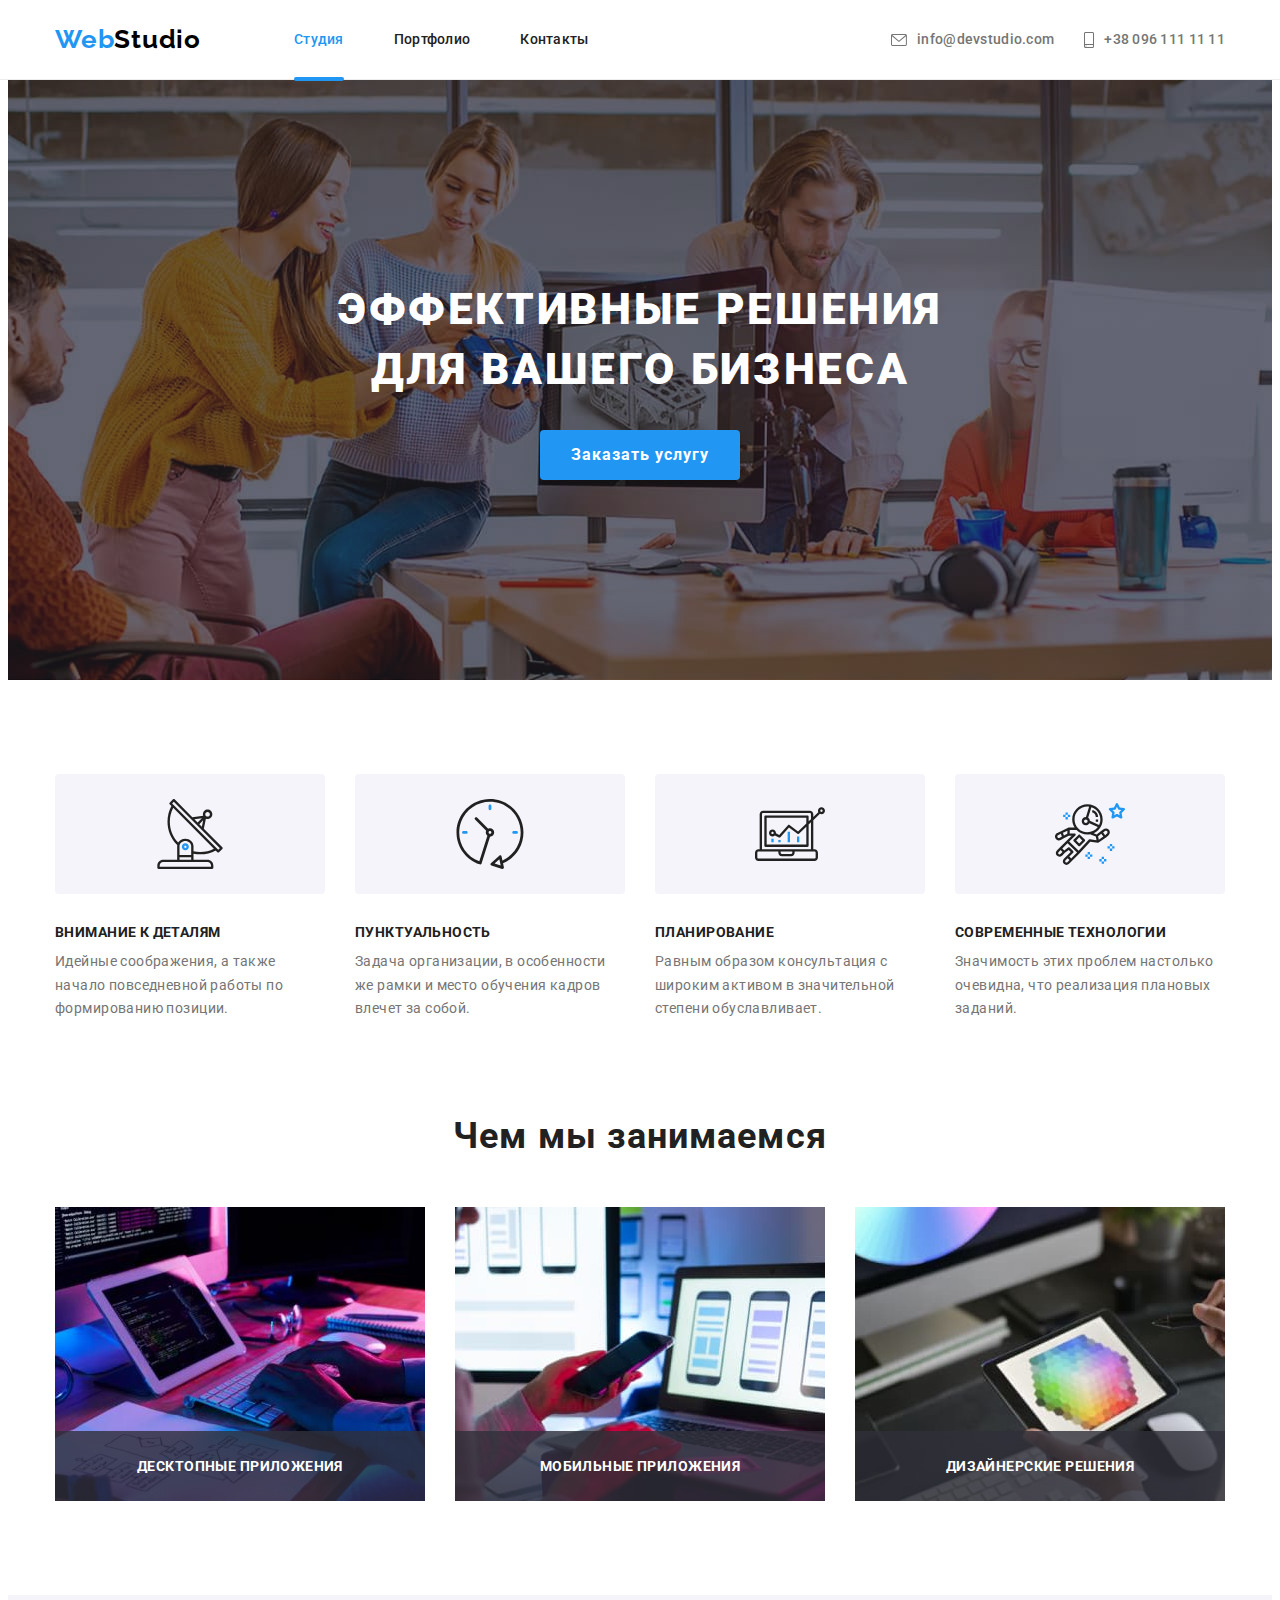
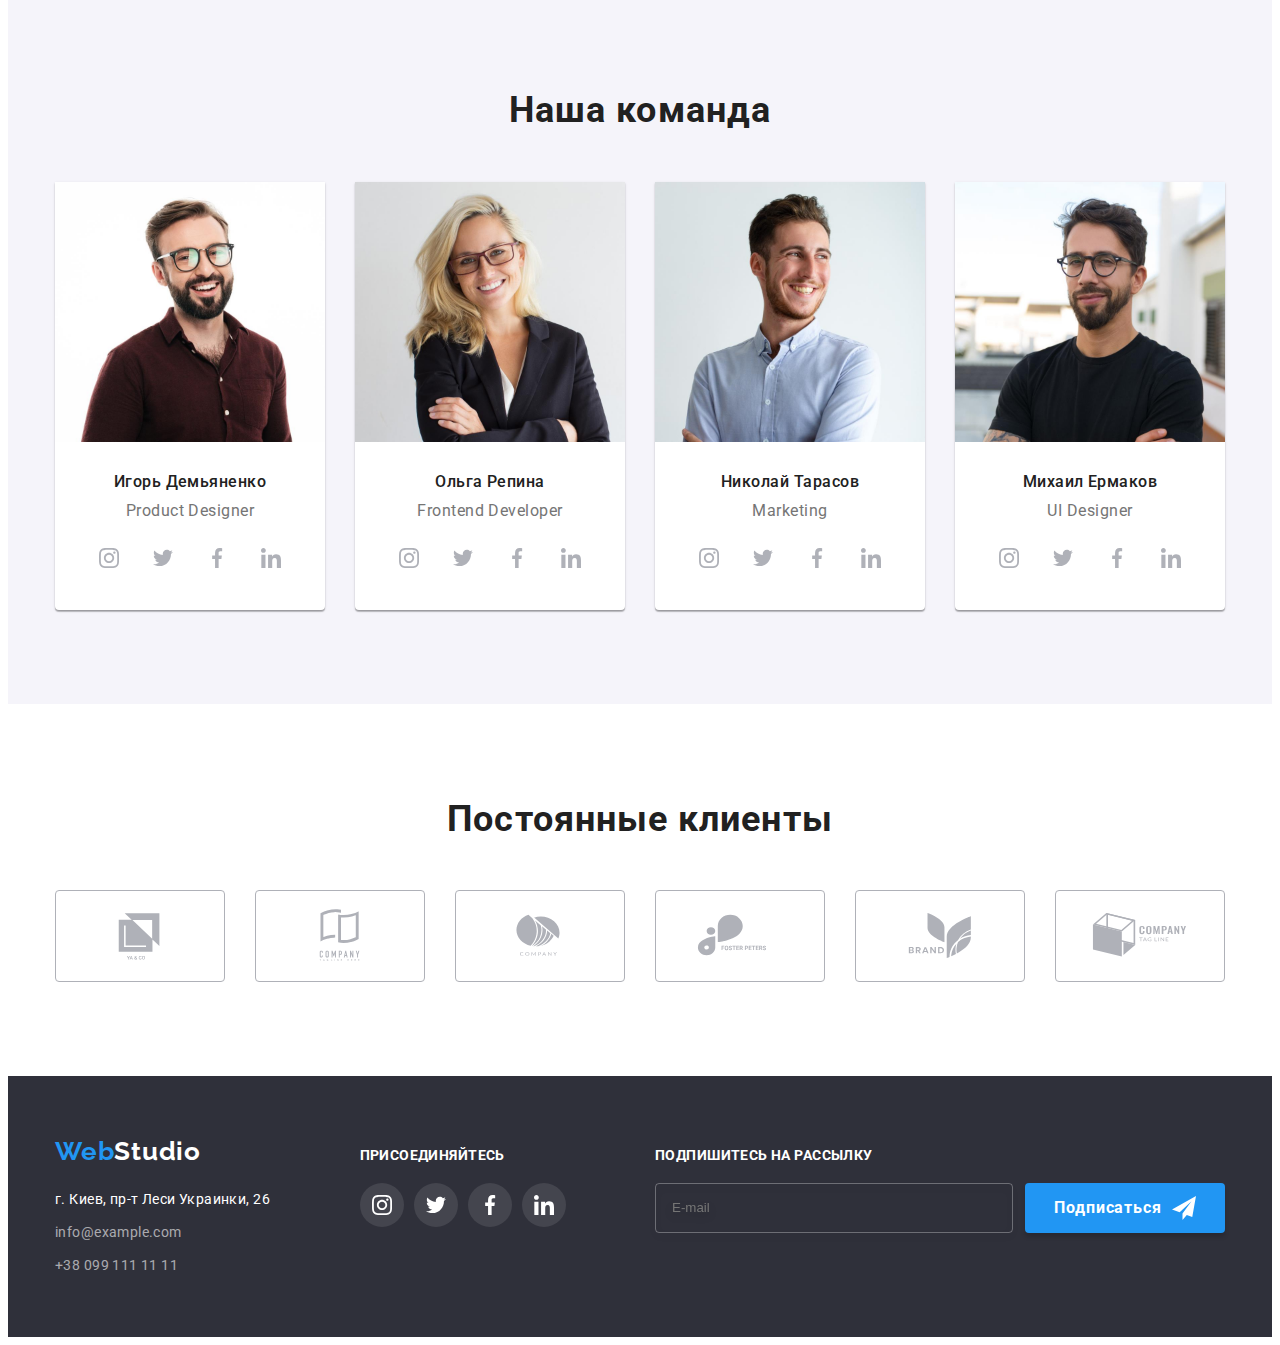
<file: index.html>
<!DOCTYPE html>
<html lang="ru">
  <head>
    <meta charset="UTF-8" />
    <meta http-equiv="X-UA-Compatible" content="IE=edge" />
    <meta name="viewport" content="width=device-width, initial-scale=1.0" />
    <title>Студия</title>
    <link
      rel="stylesheet"
      href="https://cdnjs.cloudflare.com/ajax/libs/modern-normalize/1.1.0/modern-normalize.min.css"
      integrity="sha512-wpPYUAdjBVSE4KJnH1VR1HeZfpl1ub8YT/NKx4PuQ5NmX2tKuGu6U/JRp5y+Y8XG2tV+wKQpNHVUX03MfMFn9Q=="
      crossorigin="anonymous"
      referrerpolicy="no-referrer"
    />
    <link rel="preconnect" href="https://fonts.googleapis.com" />
    <link rel="preconnect" href="https://fonts.gstatic.com" crossorigin />
    <link
      href="https://fonts.googleapis.com/css2?family=Raleway:wght@700&family=Roboto:wght@400;500;700;900&display=swap"
      rel="stylesheet"
    />
    <link rel="stylesheet" href="./css/main.min.css" />
  </head>
  <body>
    <header class="header">
      <div class="container header__container">
        <nav class="nav">
          <a href="./index.html" class="logo link header__logo">
            Web<span class="logo__text--dark">Studio</span>
          </a>
          <ul class="nav__list list">
            <li class="nav__item">
              <a href="./index.html" class="nav__link current link">Студия</a>
            </li>
            <li class="nav__item">
              <a href="./portfolio.html" class="nav__link link">Портфолио</a>
            </li>
            <li class="nav__item">
              <a href="" class="nav__link link">Контакты</a>
            </li>
          </ul>
        </nav>
        <ul class="contacts list">
          <li class="contacts__item">
            <a href="mailto:info@devstudio.com" class="contacts__link link">
              <svg class="contacts__icon--mail" width="16px" height="12px">
                <use href="./img/icon.svg#icon-envelope"></use>
              </svg>
              info@devstudio.com
            </a>
          </li>
          <li class="contacts-item">
            <a href="tel:+380961111111" class="contacts__link link">
              <svg class="contacts__icon--phone" width="10px" height="16px">
                <use href="./img/icon.svg#icon-phone"></use>
              </svg>
              +38 096 111 11 11
            </a>
          </li>
        </ul>
      </div>
    </header>
    <main>
      <section class="hero">
        <div class="hero__wrapper-text">
          <h1 class="hero__title">Эффективные решения для вашего бизнеса</h1>
          <button type="button" class="btn" data-modal-open>
            Заказать услугу
          </button>
        </div>
      </section>
      <section class="features section">
        <div class="container">
          <h2 class="visually-hidden">Наши преимущества</h2>
          <ul class="features__list list">
            <li class="features__item">
              <div class="features__bg-icon">
                <svg width="70px" height="70px">
                  <use href="./img/icon.svg#icon-antenna"></use>
                </svg>
              </div>
              <h3 class="features__title uppercase-text">Внимание к деталям</h3>
              <p class="features__text">
                Идейные соображения, а также начало повседневной работы по
                формированию позиции.
              </p>
            </li>
            <li class="features__item">
              <div class="features__bg-icon">
                <svg width="70px" height="70px">
                  <use href="./img/icon.svg#icon-clock"></use>
                </svg>
              </div>
              <h3 class="features__title uppercase-text">Пунктуальность</h3>
              <p class="features__text">
                Задача организации, в особенности же рамки и место обучения
                кадров влечет за собой.
              </p>
            </li>
            <li class="features__item">
              <div class="features__bg-icon">
                <svg width="70px" height="70px">
                  <use href="./img/icon.svg#icon-diagram"></use>
                </svg>
              </div>
              <h3 class="features__title uppercase-text">Планирование</h3>
              <p class="features__text">
                Равным образом консультация с широким активом в значительной
                степени обуславливает.
              </p>
            </li>
            <li class="features__item">
              <div class="features__bg-icon">
                <svg width="70px" height="70px">
                  <use href="./img/icon.svg#icon-astronaut"></use>
                </svg>
              </div>
              <h3 class="features__title uppercase-text">
                Современные технологии
              </h3>
              <p class="features__text">
                Значимость этих проблем настолько очевидна, что реализация
                плановых заданий.
              </p>
            </li>
          </ul>
        </div>
      </section>
      <section class="occupation section">
        <div class="container">
          <h2 class="section-title">Чем мы занимаемся</h2>
          <ul class="occupation__list list">
            <li class="occupation__item">
              <img
                src="./img/doing-1.jpg"
                alt="человек пишет код"
                width="370"
                height="294"
              />
              <div class="occupation__desc">
                <p class="occupation__text uppercase-text">
                  Десктопные приложения
                </p>
              </div>
            </li>
            <li class="occupation__item">
              <img
                src="./img/doing-2.jpg"
                alt="человек разрабатывает продукт"
                width="370"
                height="294"
              />
              <div class="occupation__desc">
                <p class="occupation__text uppercase-text">
                  Мобильные приложения
                </p>
              </div>
            </li>
            <li class="occupation__item">
              <img
                src="./img/doing-3.jpg"
                alt="человек рисует на планшете"
                width="370"
                height="294"
              />
              <div class="occupation__desc">
                <p class="occupation__text uppercase-text">
                  Дизайнерские решения
                </p>
              </div>
            </li>
          </ul>
        </div>
      </section>
      <section class="team section">
        <div class="container">
          <h2 class="section-title">Наша команда</h2>
          <ul class="team__list list">
            <li class="team__item">
              <img
                src="./img/team-1.jpg"
                alt="Игорь Демьяненко"
                width="270"
                height="260"
              />
              <div class="team__desc">
                <h3 class="team__title">Игорь Демьяненко</h3>
                <p lang="en" class="team__text">Product Designer</p>
                <ul class="team__social-list social-list list">
                  <li class="social-list__item">
                    <a
                      href=""
                      target="_blank"
                      rel="noreferrer noopener"
                      class="social-list__link link team__social-link"
                    >
                      <svg class="team__icon" width="20px" height="20px">
                        <use href="./img/icon.svg#icon-instagram"></use>
                      </svg>
                    </a>
                  </li>
                  <li class="social-list__item">
                    <a
                      href=""
                      target="_blank"
                      rel="noreferrer noopener"
                      class="social-list__link link team__social-link"
                    >
                      <svg class="team__icon" width="20px" height="20px">
                        <use href="./img/icon.svg#icon-twitter"></use>
                      </svg>
                    </a>
                  </li>
                  <li class="social-list__item">
                    <a
                      href=""
                      target="_blank"
                      rel="noreferrer noopener"
                      class="social-list__link link team__social-link"
                    >
                      <svg class="team__icon" width="20px" height="20px">
                        <use href="./img/icon.svg#icon-facebook"></use>
                      </svg>
                    </a>
                  </li>
                  <li class="social-list__item">
                    <a
                      href=""
                      target="_blank"
                      rel="noreferrer noopener"
                      class="social-list__link link team__social-link"
                    >
                      <svg class="team__icon" width="20px" height="20px">
                        <use href="./img/icon.svg#icon-linkedin"></use>
                      </svg>
                    </a>
                  </li>
                </ul>
              </div>
            </li>
            <li class="team__item">
              <img
                src="./img/team-2.jpg"
                alt="Ольга Репина"
                width="270"
                height="260"
              />
              <div class="team__desc">
                <h3 class="team__title">Ольга Репина</h3>
                <p lang="en" class="team__text">Frontend Developer</p>
                <ul class="team__social-list social-list list">
                  <li class="social-list__item">
                    <a
                      href=""
                      target="_blank"
                      rel="noreferrer noopener"
                      class="social-list__link link team__social-link"
                    >
                      <svg class="team__icon" width="20px" height="20px">
                        <use href="./img/icon.svg#icon-instagram"></use>
                      </svg>
                    </a>
                  </li>
                  <li class="social-list__item">
                    <a
                      href=""
                      target="_blank"
                      rel="noreferrer noopener"
                      class="social-list__link link team__social-link"
                    >
                      <svg class="team__icon" width="20px" height="20px">
                        <use href="./img/icon.svg#icon-twitter"></use>
                      </svg>
                    </a>
                  </li>
                  <li class="social-list__item">
                    <a
                      href=""
                      target="_blank"
                      rel="noreferrer noopener"
                      class="social-list__link link team__social-link"
                    >
                      <svg class="team__icon" width="20px" height="20px">
                        <use href="./img/icon.svg#icon-facebook"></use>
                      </svg>
                    </a>
                  </li>
                  <li class="social-list__item">
                    <a
                      href=""
                      target="_blank"
                      rel="noreferrer noopener"
                      class="social-list__link link team__social-link"
                    >
                      <svg class="team__icon" width="20px" height="20px">
                        <use href="./img/icon.svg#icon-linkedin"></use>
                      </svg>
                    </a>
                  </li>
                </ul>
              </div>
            </li>
            <li class="team__item">
              <img
                src="./img/team-3.jpg"
                alt="Николай Тарасов"
                width="270"
                height="260"
              />
              <div class="team__desc">
                <h3 class="team__title">Николай Тарасов</h3>
                <p lang="en" class="team__text">Marketing</p>
                <ul class="team__social-list social-list list">
                  <li class="social-list__item">
                    <a
                      href=""
                      target="_blank"
                      rel="noreferrer noopener"
                      class="social-list__link link team__social-link"
                    >
                      <svg class="team__icon" width="20px" height="20px">
                        <use href="./img/icon.svg#icon-instagram"></use>
                      </svg>
                    </a>
                  </li>
                  <li class="social-list__item">
                    <a
                      href=""
                      target="_blank"
                      rel="noreferrer noopener"
                      class="social-list__link link team__social-link"
                    >
                      <svg class="team__icon" width="20px" height="20px">
                        <use href="./img/icon.svg#icon-twitter"></use>
                      </svg>
                    </a>
                  </li>
                  <li class="social-list__item">
                    <a
                      href=""
                      target="_blank"
                      rel="noreferrer noopener"
                      class="social-list__link link team__social-link"
                    >
                      <svg class="team__icon" width="20px" height="20px">
                        <use href="./img/icon.svg#icon-facebook"></use>
                      </svg>
                    </a>
                  </li>
                  <li class="social-list__item">
                    <a
                      href=""
                      target="_blank"
                      rel="noreferrer noopener"
                      class="social-list__link link team__social-link"
                    >
                      <svg class="team__icon" width="20px" height="20px">
                        <use href="./img/icon.svg#icon-linkedin"></use>
                      </svg>
                    </a>
                  </li>
                </ul>
              </div>
            </li>
            <li class="team__item">
              <img
                src="./img/team-4.jpg"
                alt="Михаил Ермаков"
                width="270"
                height="260"
              />
              <div class="team__desc">
                <h3 class="team__title">Михаил Ермаков</h3>
                <p lang="en" class="team__text">UI Designer</p>
                <ul class="team__social-list social-list list">
                  <li class="social-list__item">
                    <a
                      href=""
                      target="_blank"
                      rel="noreferrer noopener"
                      class="social-list__link link team__social-link"
                    >
                      <svg class="team__icon" width="20px" height="20px">
                        <use href="./img/icon.svg#icon-instagram"></use>
                      </svg>
                    </a>
                  </li>
                  <li class="social-list__item">
                    <a
                      href=""
                      target="_blank"
                      rel="noreferrer noopener"
                      class="social-list__link link team__social-link"
                    >
                      <svg class="team__icon" width="20px" height="20px">
                        <use href="./img/icon.svg#icon-twitter"></use>
                      </svg>
                    </a>
                  </li>
                  <li class="social-list__item">
                    <a
                      href=""
                      target="_blank"
                      rel="noreferrer noopener"
                      class="social-list__link link team__social-link"
                    >
                      <svg class="team__icon" width="20px" height="20px">
                        <use href="./img/icon.svg#icon-facebook"></use>
                      </svg>
                    </a>
                  </li>
                  <li class="social-list__item">
                    <a
                      href=""
                      target="_blank"
                      rel="noreferrer noopener"
                      class="social-list__link link team__social-link"
                    >
                      <svg class="team__icon" width="20px" height="20px">
                        <use href="./img/icon.svg#icon-linkedin"></use>
                      </svg>
                    </a>
                  </li>
                </ul>
              </div>
            </li>
          </ul>
        </div>
      </section>
      <section class="clients section">
        <div class="container">
          <h2 class="section-title">Постоянные клиенты</h2>
          <ul class="clients__list list">
            <li class="clients__item">
              <a
                href=""
                target="_blank"
                rel="noreferrer noopener"
                class="clients__link link"
              >
                <svg class="clients__icon" width="106px" height="60px">
                  <use href="./img/icon.svg#icon-clients-logo-first"></use>
                </svg>
              </a>
            </li>
            <li class="clients__item">
              <a
                href=""
                target="_blank"
                rel="noreferrer noopener"
                class="clients__link link"
              >
                <svg class="clients__icon" width="106px" height="60px">
                  <use href="./img/icon.svg#icon-clients-logo-second"></use>
                </svg>
              </a>
            </li>
            <li class="clients__item">
              <a
                href=""
                target="_blank"
                rel="noreferrer noopener"
                class="clients__link link"
              >
                <svg class="clients__icon" width="106px" height="60px">
                  <use href="./img/icon.svg#icon-clients-logo-third"></use>
                </svg>
              </a>
            </li>
            <li class="clients__item">
              <a
                href=""
                target="_blank"
                rel="noreferrer noopener"
                class="clients__link link"
              >
                <svg class="clients__icon" width="106px" height="60px">
                  <use href="./img/icon.svg#icon-clients-logo-fourth"></use>
                </svg>
              </a>
            </li>
            <li class="clients__item">
              <a
                href=""
                target="_blank"
                rel="noreferrer noopener"
                class="clients__link link"
              >
                <svg class="clients__icon" width="106px" height="60px">
                  <use href="./img/icon.svg#icon-clients-logo-fifth"></use>
                </svg>
              </a>
            </li>
            <li class="clients__item">
              <a
                href=""
                target="_blank"
                rel="noreferrer noopener"
                class="clients__link link"
              >
                <svg class="clients__icon" width="106px" height="60px">
                  <use href="./img/icon.svg#icon-clients-logo-sixth"></use>
                </svg>
              </a>
            </li>
          </ul>
        </div>
      </section>
    </main>
    <footer class="footer">
      <div class="container footer__container">
        <div class="footer__left-side">
          <a href="./index.html" class="logo footer__logo link">
            Web<span class="logo__text--light">Studio</span>
          </a>
          <address class="address">
            <ul class="address__list list">
              <li class="address__item">
                <a
                  href="https://goo.gl/maps/Y2jGbLonfC9cpmkF8"
                  target="_blank"
                  rel="noreferrer noopener"
                  class="address__location link"
                >
                  г. Киев, пр-т Леси Украинки, 26
                </a>
              </li>
              <li class="address__item">
                <a
                  href="mailto:info@example.com"
                  class="address__contacts link"
                >
                  info@example.com
                </a>
              </li>
              <li class="address__item">
                <a href="tel:+380991111111" class="address__contacts link">
                  +38 099 111 11 11
                </a>
              </li>
            </ul>
          </address>
        </div>
        <div class="footer__center">
          <p class="footer__text uppercase-text">присоединяйтесь</p>
          <ul class="social-list list">
            <li class="social-list__item">
              <a
                href=""
                target="_blank"
                rel="noreferrer noopener"
                class="social-list__link footer__social-link link"
              >
                <svg class="footer__icon" width="20px" height="20px">
                  <use href="./img/icon.svg#icon-instagram"></use>
                </svg>
              </a>
            </li>
            <li class="social-list__item">
              <a
                href=""
                target="_blank"
                rel="noreferrer noopener"
                class="social-list__link footer__social-link link"
              >
                <svg class="footer__icon" width="20px" height="20px">
                  <use href="./img/icon.svg#icon-twitter"></use>
                </svg>
              </a>
            </li>
            <li class="social-list__item">
              <a
                href=""
                target="_blank"
                rel="noreferrer noopener"
                class="social-list__link footer__social-link link"
              >
                <svg class="footer__icon" width="20px" height="20px">
                  <use href="./img/icon.svg#icon-facebook"></use>
                </svg>
              </a>
            </li>
            <li class="social-list__item">
              <a
                href=""
                target="_blank"
                rel="noreferrer noopener"
                class="social-list__link footer__social-link link"
              >
                <svg class="footer__icon" width="20px" height="20px">
                  <use href="./img/icon.svg#icon-linkedin"></use>
                </svg>
              </a>
            </li>
          </ul>
        </div>
        <form class="footer__form">
          <p class="footer__text uppercase-text">Подпишитесь на рассылку</p>
          <div class="footer__wrapper">
            <input
              class="footer__email"
              type="email"
              name="user-email"
              placeholder="E-mail"
            />
            <button class="btn footer__btn" type="submit">
              Подписаться
              <svg class="footer__form-icon" width="24px" height="24px">
                <use href="./img/icon.svg#icon-send"></use>
              </svg>
            </button>
          </div>
        </form>
      </div>
    </footer>
    <div class="backdrop is-hidden" data-modal>
      <div class="modal">
        <button class="modal__btn--close" data-modal-close>
          <svg class="modal__icon--close" width="18px" height="18px">
            <use href="./img/icon.svg#icon-close"></use>
          </svg>
        </button>
        <form class="modal__form">
          <p class="modal__text">Оставьте свои данные, мы вам перезвоним</p>
          <label class="modal__field">
            Имя
            <span class="modal__wrapper">
              <input
                class="modal__input modal__input--common"
                type="text"
                name="user-name"
                required
                minlength="2"
                pattern="[A-Za-zА-Яа-яЁёІіЇїЄє]+"
                title="Имя должно содержать только символы кириллицы или латиницы"
              />
              <svg class="modal__icon">
                <use href="./img/icon.svg#icon-modal-name"></use>
              </svg>
            </span>
          </label>
          <label class="modal__field">
            Телефон
            <span class="modal__wrapper">
              <input
                class="modal__input modal__input--common"
                type="tel"
                name="user-tel"
                required
                title="095-123-45-67"
                pattern="[0-9]{3}-[0-9]{3}-[0-9]{2}-[0-9]{2}"
              />
              <svg class="modal__icon">
                <use href="./img/icon.svg#icon-modal-tel"></use>
              </svg>
            </span>
          </label>
          <label class="modal__field">
            Почта
            <span class="modal__wrapper">
              <input
                class="modal__input modal__input--common"
                type="email"
                name="user-email"
                required
              />
              <svg class="modal__icon">
                <use href="./img/icon.svg#icon-modal-email"></use>
              </svg>
            </span>
          </label>
          <label class="modal__field">
            Комментарий
            <textarea
              class="modal__message modal__input--common"
              name="user-message"
              placeholder="Введите текст"
            ></textarea>
          </label>
          <input
            class="modal__checkbox visually-hidden"
            type="checkbox"
            id="accept-policy"
          />
          <label class="modal__checkbox-label" for="accept-policy">
            Соглашаюсь с рассылкой и принимаю&nbsp;
            <a class="modal__policy" href="">Условия договора</a>
          </label>
          <button class="btn modal__btn" type="submit">Отправить</button>
        </form>
      </div>
    </div>
    <script src="./js/modal.js"></script>
  </body>
</html>
</file>
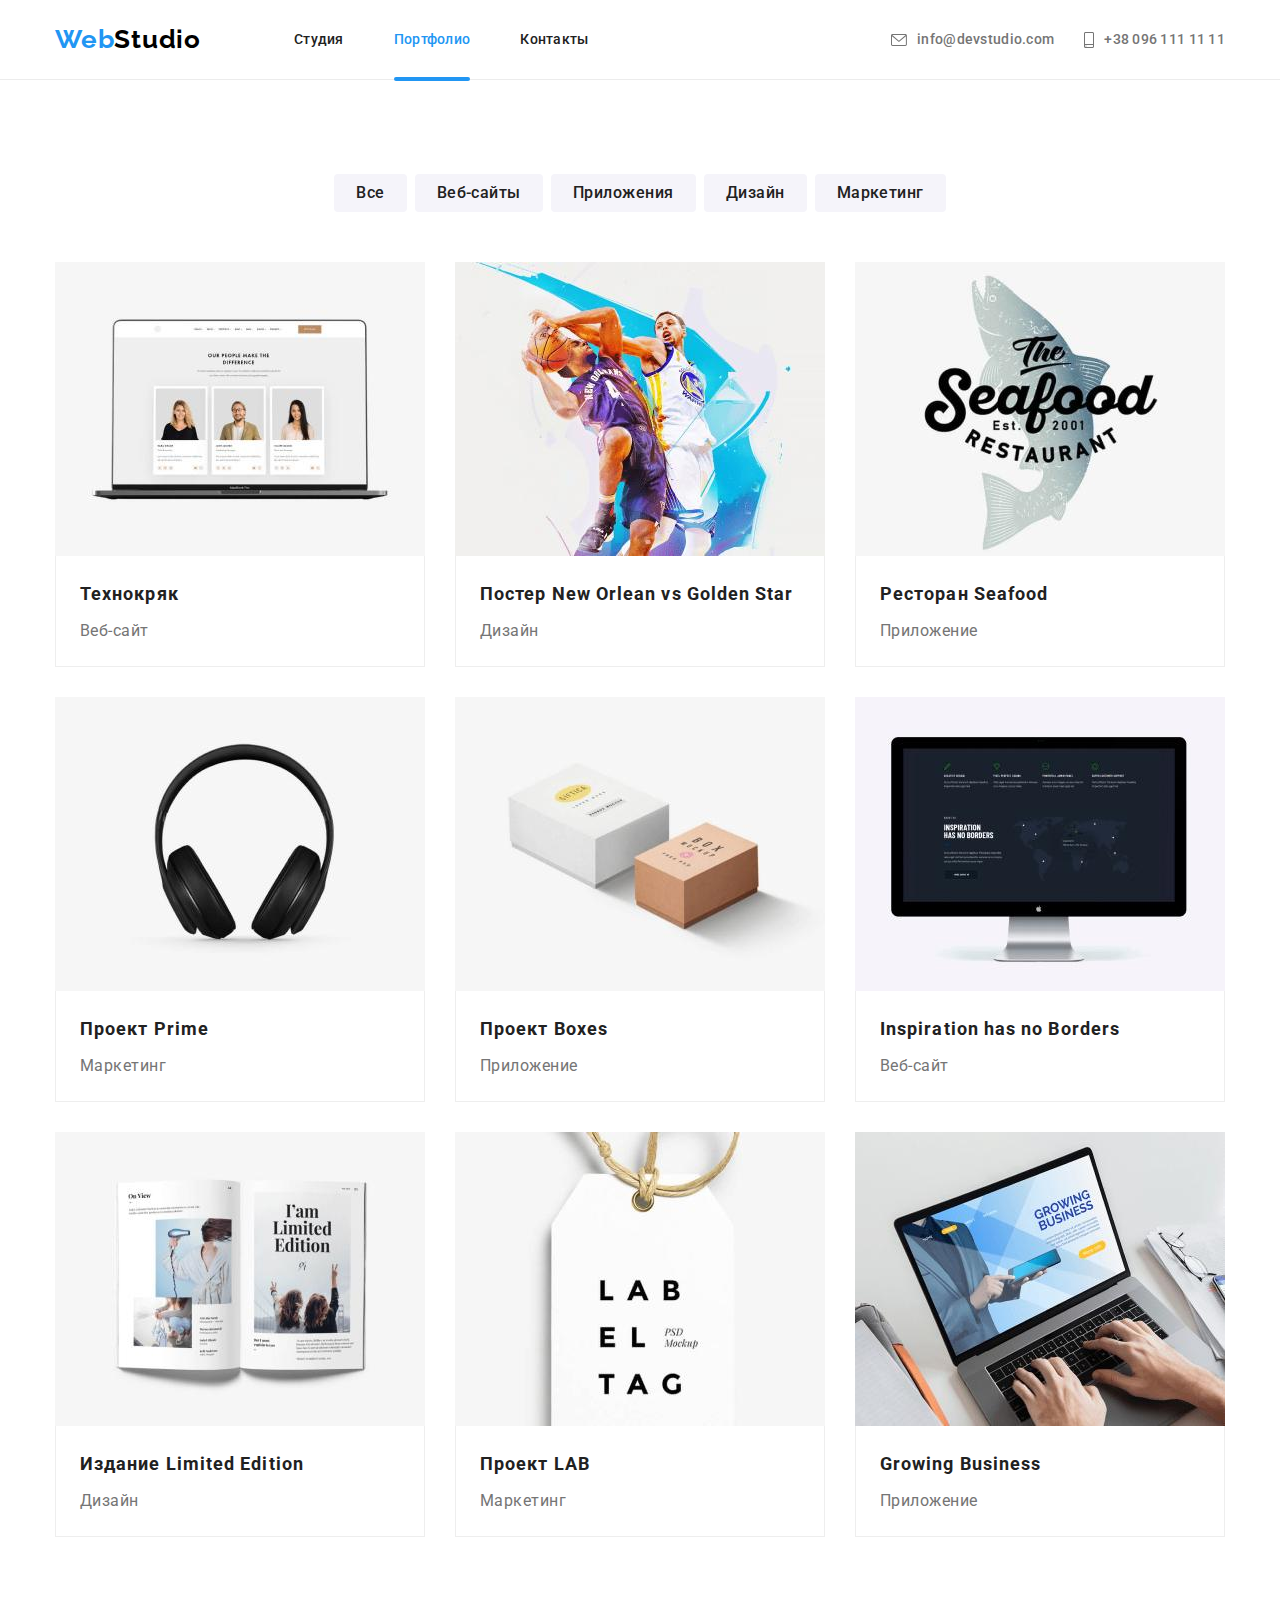
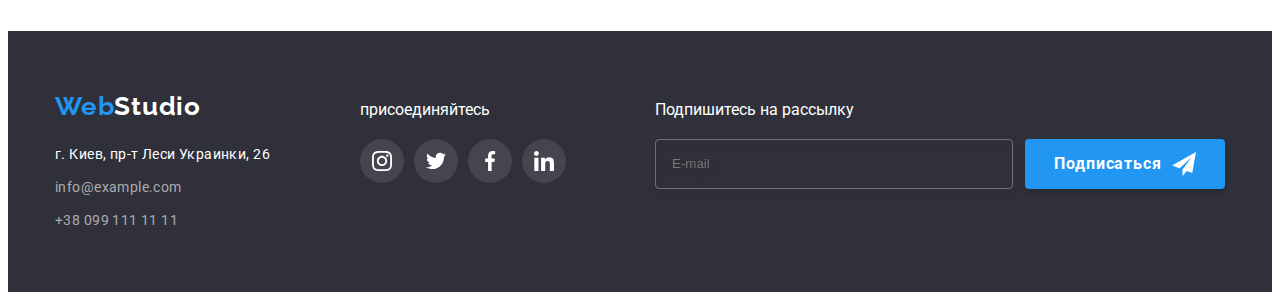
<file: portfolio.html>
<!DOCTYPE html>
<html lang="ru">
  <head>
    <meta charset="UTF-8" />
    <meta http-equiv="X-UA-Compatible" content="IE=edge" />
    <meta name="viewport" content="width=device-width, initial-scale=1.0" />
    <title>Портфолио</title>
    <link
      rel="stylesheet"
      href="https://cdnjs.cloudflare.com/ajax/libs/modern-normalize/1.1.0/modern-normalize.min.css"
      integrity="sha512-wpPYUAdjBVSE4KJnH1VR1HeZfpl1ub8YT/NKx4PuQ5NmX2tKuGu6U/JRp5y+Y8XG2tV+wKQpNHVUX03MfMFn9Q=="
      crossorigin="anonymous"
      referrerpolicy="no-referrer"
    />
    <link rel="preconnect" href="https://fonts.googleapis.com" />
    <link rel="preconnect" href="https://fonts.gstatic.com" crossorigin />
    <link
      href="https://fonts.googleapis.com/css2?family=Raleway:wght@700&family=Roboto:wght@400;500;700;900&display=swap"
      rel="stylesheet"
    />
    <link rel="stylesheet" href="./css/main.min.css" />
  </head>
  <body>
    <header class="header">
      <div class="container header__container">
        <nav class="nav">
          <a href="./index.html" class="logo link header__logo"
            >Web<span class="logo__text--dark">Studio</span>
          </a>
          <ul class="nav__list list">
            <li class="nav__item">
              <a href="./index.html" class="nav__link link"> Студия </a>
            </li>
            <li class="nav__item">
              <a href="./portfolio.html" class="nav__link current link">
                Портфолио
              </a>
            </li>
            <li class="nav__item">
              <a href="" class="nav__link link">Контакты</a>
            </li>
          </ul>
        </nav>
        <ul class="contacts list">
          <li class="contacts__item">
            <a href="mailto:info@devstudio.com" class="contacts__link link">
              <svg class="contacts__icon--mail" width="16px" height="12px">
                <use href="./img/icon.svg#icon-envelope"></use>
              </svg>
              info@devstudio.com
            </a>
          </li>
          <li class="contacts-item">
            <a href="tel:+380961111111" class="contacts__link link">
              <svg class="contacts__icon--phone" width="10px" height="16px">
                <use href="./img/icon.svg#icon-phone"></use>
              </svg>
              +38 096 111 11 11
            </a>
          </li>
        </ul>
      </div>
    </header>
    <main>
      <section class="works">
        <div class="container">
          <h1 class="visually-hidden">Our works</h1>
          <ul class="filter-list list">
            <li class="filter-list__item">
              <button type="button" class="filter__btn">Все</button>
            </li>
            <li class="filter-list__item">
              <button type="button" class="filter__btn">Веб-сайты</button>
            </li>
            <li class="filter-list__item">
              <button type="button" class="filter__btn">Приложения</button>
            </li>
            <li class="filter-list__item">
              <button type="button" class="filter__btn">Дизайн</button>
            </li>
            <li class="filter-list__item">
              <button type="button" class="filter__btn">Маркетинг</button>
            </li>
          </ul>
          <ul class="works__list list">
            <li class="works__item">
              <a href="" class="works__link link">
                <div class="works__thumb">
                  <img
                    src="./img/our-works-1.jpg"
                    alt="веб-сайт технокряк"
                    width="370"
                    height="294"
                  />
                  <div class="works__overlay">
                    <p class="works__card-text">
                      Технокряк это современная площадка распространения
                      коронавируса. Компании используют эту платформу для
                      цифрового шпионажа и атак на защищённые сервера
                      конкурентов.
                    </p>
                  </div>
                </div>
                <div class="works__desc">
                  <h2 class="works__title">Технокряк</h2>
                  <p class="works__text">Веб-сайт</p>
                </div>
              </a>
            </li>
            <li class="works__item">
              <a href="" class="works__link link">
                <div class="works__thumb">
                  <img
                    src="./img/our-works-2.jpg"
                    alt="постер с баскетболистами "
                    width="370"
                    height="294"
                  />
                  <div class="works__overlay">
                    <p class="works__card-text">
                      Технокряк это современная площадка распространения
                      коронавируса. Компании используют эту платформу для
                      цифрового шпионажа и атак на защищённые сервера
                      конкурентов.
                    </p>
                  </div>
                </div>
                <div class="works__desc">
                  <h2 class="works__title">
                    Постер
                    <span lang="en"> New Orlean vs Golden Star </span>
                  </h2>
                  <p class="works__text">Дизайн</p>
                </div>
              </a>
            </li>
            <li class="works__item">
              <a href="" class="works__link link">
                <div class="works__thumb">
                  <img
                    src="./img/our-works-3.jpg"
                    alt="эмблема рыбного ресторана"
                    width="370"
                    height="294"
                  />
                  <div class="works__overlay">
                    <p class="works__card-text">
                      Технокряк это современная площадка распространения
                      коронавируса. Компании используют эту платформу для
                      цифрового шпионажа и атак на защищённые сервера
                      конкурентов.
                    </p>
                  </div>
                </div>
                <div class="works__desc">
                  <h2 class="works__title">
                    Ресторан
                    <span lang="en">Seafood</span>
                  </h2>
                  <p class="works__text">Приложение</p>
                </div>
              </a>
            </li>
            <li class="works__item">
              <a href="" class="works__link link">
                <div class="works__thumb">
                  <img
                    src="./img/our-works-4.jpg"
                    alt="наушники"
                    width="370"
                    height="294"
                  />
                  <div class="works__overlay">
                    <p class="works__card-text">
                      Технокряк это современная площадка распространения
                      коронавируса. Компании используют эту платформу для
                      цифрового шпионажа и атак на защищённые сервера
                      конкурентов.
                    </p>
                  </div>
                </div>
                <div class="works__desc">
                  <h2 class="works__title">
                    Проект
                    <span lang="en">Prime</span>
                  </h2>
                  <p class="works__text">Маркетинг</p>
                </div>
              </a>
            </li>
            <li class="works__item">
              <a href="" class="works__link link">
                <div class="works__thumb">
                  <img
                    src="./img/our-works-5.jpg"
                    alt="коробки"
                    width="370"
                    height="294"
                  />
                  <div class="works__overlay">
                    <p class="works__card-text">
                      Технокряк это современная площадка распространения
                      коронавируса. Компании используют эту платформу для
                      цифрового шпионажа и атак на защищённые сервера
                      конкурентов.
                    </p>
                  </div>
                </div>
                <div class="works__desc">
                  <h2 class="works__title">
                    Проект
                    <span lang="en">Boxes</span>
                  </h2>
                  <p class="works__text">Приложение</p>
                </div>
              </a>
            </li>
            <li class="works__item">
              <a href="" class="works__link link">
                <div class="works__thumb">
                  <img
                    src="./img/our-works-6.jpg"
                    alt="экран компьютера"
                    width="370"
                    height="294"
                  />
                  <div class="works__overlay">
                    <p class="works__card-text">
                      Технокряк это современная площадка распространения
                      коронавируса. Компании используют эту платформу для
                      цифрового шпионажа и атак на защищённые сервера
                      конкурентов.
                    </p>
                  </div>
                </div>
                <div class="works__desc">
                  <h2 lang="en" class="works__title">
                    Inspiration has no Borders
                  </h2>
                  <p class="works__text">Веб-сайт</p>
                </div>
              </a>
            </li>
            <li class="works__item">
              <a href="" class="works__link link">
                <div class="works__thumb">
                  <img
                    src="./img/our-works-7.jpg"
                    alt="открытая книга"
                    width="370"
                    height="294"
                  />
                  <div class="works__overlay">
                    <p class="works__card-text">
                      Технокряк это современная площадка распространения
                      коронавируса. Компании используют эту платформу для
                      цифрового шпионажа и атак на защищённые сервера
                      конкурентов.
                    </p>
                  </div>
                </div>
                <div class="works__desc">
                  <h2 class="works__title">
                    Издание
                    <span lang="en">Limited Edition</span>
                  </h2>
                  <p class="works__text">Дизайн</p>
                </div>
              </a>
            </li>
            <li class="works__item">
              <a href="" class="works__link link">
                <div class="works__thumb">
                  <img
                    src="./img/our-works-8.jpg"
                    alt="бирка"
                    width="370"
                    height="294"
                  />
                  <div class="works__overlay">
                    <p class="works__card-text">
                      Технокряк это современная площадка распространения
                      коронавируса. Компании используют эту платформу для
                      цифрового шпионажа и атак на защищённые сервера
                      конкурентов.
                    </p>
                  </div>
                </div>
                <div class="works__desc">
                  <h2 class="works__title">
                    Проект
                    <span lang="en">LAB</span>
                  </h2>
                  <p class="works__text">Маркетинг</p>
                </div>
              </a>
            </li>
            <li class="works__item">
              <a href="" class="works__link link">
                <div class="works__thumb">
                  <img
                    src="./img/our-works-9.jpg"
                    alt="человек печатает на компьютере"
                    width="370"
                    height="294"
                  />
                  <div class="works__overlay">
                    <p class="works__card-text">
                      Технокряк это современная площадка распространения
                      коронавируса. Компании используют эту платформу для
                      цифрового шпионажа и атак на защищённые сервера
                      конкурентов.
                    </p>
                  </div>
                </div>
                <div class="works__desc">
                  <h2 lang="en" class="works__title">Growing Business</h2>
                  <p class="works__text">Приложение</p>
                </div>
              </a>
            </li>
          </ul>
        </div>
      </section>
    </main>
    <footer class="footer">
      <div class="container footer__container">
        <div class="footer__left-side">
          <a href="./index.html" class="logo footer__logo link">
            Web<span class="logo__text--light">Studio</span>
          </a>
          <address class="address">
            <ul class="address__list list">
              <li class="address__item">
                <a
                  href="https://goo.gl/maps/Y2jGbLonfC9cpmkF8"
                  target="_blank"
                  rel="noreferrer noopener"
                  class="address__location link"
                >
                  г. Киев, пр-т Леси Украинки, 26
                </a>
              </li>
              <li class="address__item">
                <a
                  href="mailto:info@example.com"
                  class="address__contacts link"
                >
                  info@example.com
                </a>
              </li>
              <li class="address__item">
                <a href="tel:+380991111111" class="address__contacts link">
                  +38 099 111 11 11
                </a>
              </li>
            </ul>
          </address>
        </div>
        <div class="footer__center">
          <p class="footer__text">присоединяйтесь</p>
          <ul class="social-list list">
            <li class="social-list__item">
              <a
                href=""
                target="_blank"
                rel="noreferrer noopener"
                class="social-list__link footer__social-link link"
              >
                <svg class="footer__icon" width="20px" height="20px">
                  <use href="./img/icon.svg#icon-instagram"></use>
                </svg>
              </a>
            </li>
            <li class="social-list__item">
              <a
                href=""
                target="_blank"
                rel="noreferrer noopener"
                class="social-list__link footer__social-link link"
              >
                <svg class="footer__icon" width="20px" height="20px">
                  <use href="./img/icon.svg#icon-twitter"></use>
                </svg>
              </a>
            </li>
            <li class="social-list__item">
              <a
                href=""
                target="_blank"
                rel="noreferrer noopener"
                class="social-list__link footer__social-link link"
              >
                <svg class="footer__icon" width="20px" height="20px">
                  <use href="./img/icon.svg#icon-facebook"></use>
                </svg>
              </a>
            </li>
            <li class="social-list__item">
              <a
                href=""
                target="_blank"
                rel="noreferrer noopener"
                class="social-list__link footer__social-link link"
              >
                <svg class="footer__icon" width="20px" height="20px">
                  <use href="./img/icon.svg#icon-linkedin"></use>
                </svg>
              </a>
            </li>
          </ul>
        </div>
        <form class="footer__form">
          <p class="footer__text">Подпишитесь на рассылку</p>
          <div class="footer__wrapper">
            <input
              class="footer__email"
              type="email"
              name="user-email"
              placeholder="E-mail"
            />
            <button class="btn footer__btn" type="submit">
              Подписаться
              <svg class="footer__form-icon" width="24px" height="24px">
                <use href="./img/icon.svg#icon-send"></use>
              </svg>
            </button>
          </div>
        </form>
      </div>
    </footer>
  </body>
</html>
</file>
<file: css/main.min.css>
:root{--first-title-color: #ffffff;--second-title-color: #212121;--first-text-color: #757575;--second-text-color: #ffffff;--third-text-color: #212121;--accent-color: #2196f3;--contacts-color: rgba(255, 255, 255, 0.6);--additional-color: #000000;--btn-hover-color: #188ce8;--filter-button-bg-color: #f5f4fa;--line-color: #ececec;--cards-border-color: #eeeeee;--first-bg-color: #ffffff;--second-bg-color: #2f303a;--third-bg-color: #f5f4fa;--first-icon-color: #afb1b8;--second-icon-color: #ffffff;--icon-bg-color: rgba(255, 255, 255, 0.1);--backdrop-color: rgba(0, 0, 0, 0.2);--shadow-btn-color: rgba(0, 0, 0, 0.15);--btn-border-color: rgba(0, 0, 0, 0.1);--input-border-color: rgba(33, 33, 33, 0.2);--placeholder-color: rgba(117, 117, 117, 0.5);--hero-overlay-color: rgba(47, 48, 58, 0.4);--occupation-overlay-color: rgba(47, 48, 58, 0.8);--first-shadow-item-color: rgba(0, 0, 0, 0.12);--second-shadow-item-color: rgba(0, 0, 0, 0.14);--third-shadow-item-color: rgba(0, 0, 0, 0.2);--first-shadow-filter-color: rgba(0, 0, 0, 0.1);--second-shadow-filter-color: rgba(0, 0, 0, 0.08);--third-shadow-filter-color: rgba(0, 0, 0, 0.12);--first-shadow-works-color: rgba(0, 0, 0, 0.12);--second-shadow-works-color: rgba(0, 0, 0, 0.06);--third-shadow-works-color: rgba(0, 0, 0, 0.16);--works-overlay-color: rgba(33, 150, 243, 0.9);--transit-dur: 250ms;--transit-func: cubic-bezier(0.4, 0, 0.2, 1)}.visually-hidden{position:absolute;white-space:nowrap;width:1px;height:1px;overflow:hidden;border:0;padding:0;clip:rect(0 0 0 0);clip-path:inset(50%);margin:-1px}html{box-sizing:border-box;scroll-behavior:smooth}*,*::after,*::before{box-sizing:inherit}body{font-family:"Roboto", sans-serif;color:var(--first-text-color)}h1,h2,h3,h4,h5,h6,p{margin:0}img{display:block;max-width:100%;height:auto}address{font-style:normal;font-style:inherit}button{padding:0;border:none;font:inherit;color:inherit;background-color:transparent;cursor:pointer}ul{list-style:none;padding-left:0;margin:0}a{text-decoration:none;color:inherit}.container{width:1200px;padding-left:15px;padding-right:15px;margin:0 auto}.section{padding-top:94px;padding-bottom:94px}.backdrop{position:fixed;top:0;left:0;z-index:2;opacity:1;width:100vw;height:100vh;background-color:var(--backdrop-color);transition:opacity var(--transit-dur) var(--transit-func)}.is-hidden{opacity:0;pointer-events:none}.btn{min-width:200px;padding-top:10px;padding-bottom:10px;font-weight:700;font-size:16px;line-height:1.87;text-align:center;letter-spacing:0.06em;color:var(--second-text-color);background-color:var(--accent-color);border:transparent;border-radius:4px;box-shadow:0px 4px 4px var(--shadow-btn-color);transition:background-color var(--transit-dur) var(--transit-func)}.btn:hover,.btn:focus{background-color:var(--btn-hover-color)}.logo{font-family:"Raleway", sans-serif;font-weight:700;font-size:26px;line-height:1.2;letter-spacing:0.03em;color:var(--accent-color)}.logo__text--dark{color:var(--additional-color)}.logo__text--light{color:var(--second-text-color)}.modal__btn--close{position:absolute;top:8px;right:8px;display:flex;justify-content:center;align-items:center;width:30px;height:30px;border:1px solid var(--btn-border-color);border-radius:50%;color:var(--additional-color);transition:color var(--transit-dur) var(--transit-func)}.modal__btn--close:hover,.modal__btn--close:focus{color:var(--accent-color)}.modal__icon--close{fill:currentColor}.modal__form{display:flex;flex-direction:column}.modal__text{margin-bottom:12px;font-weight:700;font-size:20px;line-height:calc(23 / 20);text-align:center;letter-spacing:0.03em;color:var(--third-text-color)}.modal__field{margin-bottom:10px;font-size:12px;line-height:calc(14 / 12);letter-spacing:0.01em;color:var(--first-text-color)}.modal__wrapper{position:relative;display:block;margin-top:4px;color:var(--third-text-color)}.modal__input--common{width:100%;border:1px solid var(--input-border-color);border-radius:4px;transition:border-color var(--transit-dur) var(--transit-func)}.modal__input--common:focus{outline:none;border-color:var(--accent-color)}.modal__input{height:40px;padding-left:42px}.modal__icon{position:absolute;top:50%;left:12px;transform:translateY(-50%);width:18px;height:18px;fill:currentColor}.modal__input:focus+.modal__icon{color:var(--accent-color)}.modal__message{height:120px;padding:12px 16px;resize:none;margin-bottom:20px;margin-top:4px}.modal__message::placeholder{font-size:14px;line-height:calc(16 / 14);letter-spacing:0.01em;color:var(--placeholder-color)}.modal__checkbox{transition:border-color var(--transit-dur) var(--transit-func)}.modal__checkbox-label{display:flex;align-items:center;justify-content:center;margin-bottom:30px;font-size:14px;line-height:calc(24 / 14);letter-spacing:0.03em;color:var(--first-text-color)}.modal__checkbox-label::before{content:"";display:block;margin-right:7px;width:16px;height:15px;border:2px solid var(--third-text-color);background-color:var(--first-bg-color);border-radius:2px;cursor:pointer}.modal__checkbox:checked+.modal__checkbox-label::before{border-color:transparent;background-image:url(../img/icon-check.svg);background-color:var(--accent-color);background-size:contain;background-repeat:no-repeat;background-origin:border-box;background-position:center}.modal__checkbox:focus+.modal__checkbox-label::before{border-color:var(--accent-color)}.modal__policy{color:var(--accent-color)}.modal__btn{align-self:center}.modal{position:absolute;top:50%;left:50%;padding:40px;width:528px;height:581px;background-color:var(--first-bg-color);transform:translate(-50%, -50%) scale(1);transition:transform var(--transit-dur) var(--transit-func)}.is-hidden .modal{transform:translate(-50%, -50%) scale(1.1)}.section-title{margin-bottom:50px;font-weight:700;font-size:36px;line-height:1.17;text-align:center;letter-spacing:0.03em;color:var(--second-title-color)}.social-list{display:flex}.social-list__item{width:44px;height:44px}.social-list__item:not(:last-child){margin-right:10px}.social-list__link{display:flex;align-items:center;justify-content:center;width:100%;height:100%;border-radius:50%;transition:color var(--transit-dur) var(--transit-func),background-color var(--transit-dur) var(--transit-func)}.social-list__link:hover,.social-list__link:focus{background-color:var(--accent-color);color:var(--second-icon-color)}.uppercase-text{font-weight:700;font-size:14px;line-height:calc(16 / 14);letter-spacing:0.03em;text-transform:uppercase}.header{position:fixed;top:0;left:0;z-index:1;height:80px;width:100%;border-bottom:1px solid var(--line-color);background-color:#fff}.header__container{display:flex;align-items:center}.nav{display:flex;align-items:center}.header__logo{margin-right:93px}.nav__list{display:flex}.nav__item{display:flex}.nav__item:not(:last-child){margin-right:50px}.contacts__item:not(:last-child){margin-right:30px}.nav__link{padding-top:32px;padding-bottom:32px;font-weight:500;font-size:14px;line-height:1.14;letter-spacing:.02em;transition:color var(--transit-dur) var(--transit-func);color:var(--third-text-color)}.nav__link:hover,.nav__link:focus{color:var(--accent-color)}.current{color:var(--accent-color);position:relative}.current::after{content:"";position:absolute;bottom:-1px;display:block;width:100%;height:4px;border-radius:2px;background-color:var(--accent-color)}.contacts{display:flex;margin-left:auto}.contacts__link{padding-top:32px;padding-bottom:32px;font-weight:500;font-size:14px;line-height:1.14;letter-spacing:.02em;transition:color var(--transit-dur) var(--transit-func);display:flex;align-items:center;color:var(--first-text-color)}.contacts__link:hover,.contacts__link:focus{color:var(--accent-color)}.contacts__icon--mail,.contacts__icon--phone{margin-right:10px;fill:currentColor}.hero{max-width:1600px;padding-top:200px;padding-bottom:200px;margin-left:auto;margin-top:80px;margin-right:auto;text-align:center;background-color:var(--second-bg-color);background-image:linear-gradient(var(--hero-overlay-color), var(--hero-overlay-color)),url(../img/hero-bg.jpg);background-repeat:no-repeat;background-size:cover;background-position:center}.hero__wrapper-text{width:696px;margin-left:auto;margin-right:auto}.hero__title{font-weight:900;font-size:44px;line-height:1.36;letter-spacing:0.06em;text-transform:uppercase;color:var(--first-title-color);margin-bottom:30px}.features{padding-bottom:0}.features__list{display:flex}.features__item{width:270px}.features__item:not(:last-child){margin-right:30px}.features__bg-icon{display:flex;align-items:center;justify-content:center;height:120px;margin-bottom:30px;border-radius:4px;background-color:var(--third-bg-color)}.features__title{color:var(--second-title-color);margin-bottom:10px}.features__text{font-size:14px;line-height:1.71;letter-spacing:0.03em}.occupation__list{display:flex}.occupation__item{width:370px;position:relative}.occupation__item:not(:last-child){margin-right:30px}.occupation__desc{position:absolute;left:0;bottom:0;display:flex;justify-content:center;align-items:center;width:100%;height:70px;background-color:var(--occupation-overlay-color)}.occupation__text{color:var(--second-text-color)}.team{background-color:var(--third-bg-color)}.team__list{display:flex}.team__item{min-width:270px;box-shadow:0px 1px 3px var(--first-shadow-item-color),0px 1px 1px var(--second-shadow-item-color),0px 2px 1px var(--third-shadow-item-color);border-radius:0px 0px 4px 4px;background-color:var(--first-bg-color)}.team__item:not(:last-child){margin-right:30px}.team__desc{padding-top:30px;padding-bottom:30px}.team__title{margin-bottom:10px;font-weight:500;font-size:16px;line-height:1.19;text-align:center;letter-spacing:0.03em;color:var(--second-title-color)}.team__text{margin-bottom:16px;font-size:16px;line-height:1.19;text-align:center;letter-spacing:0.03em}.team__social-list{justify-content:center}.team__social-link{background-color:var(--first-bg-color);color:var(--first-icon-color)}.team__icon{fill:currentColor}.clients__list{display:flex}.clients__item{width:170px;height:92px}.clients__item:not(:last-child){margin-right:30px}.clients__link{display:flex;align-items:center;justify-content:center;width:100%;height:100%;border:1px solid var(--first-icon-color);border-radius:4px;color:var(--first-icon-color);transition:color var(--transit-dur) var(--transit-func),border-color var(--transit-dur) var(--transit-func)}.clients__link:hover,.clients__link:focus{color:var(--accent-color);border-color:var(--accent-color)}.clients__icon{fill:currentColor}.footer{padding-top:60px;padding-bottom:60px;background-color:var(--second-bg-color)}.footer__container{display:flex;justify-content:space-between;align-items:baseline}.footer__logo{display:block;margin-bottom:20px}.address__item:not(:last-child){margin-bottom:9px}.address__location{font-size:14px;line-height:1.71429;letter-spacing:.03em;color:var(--second-text-color)}.address__contacts{font-size:14px;line-height:1.71429;letter-spacing:.03em;color:var(--contacts-color)}.footer__text{margin-bottom:20px;color:var(--second-text-color)}.footer__social-link{color:var(--second-icon-color);background-color:var(--icon-bg-color)}.footer__icon{fill:currentColor}.footer__email{width:358px;height:50px;padding-left:16px;margin-right:12px;border:1px solid rgba(255,255,255,0.3);box-sizing:border-box;filter:drop-shadow(0px 4px 4px rgba(0,0,0,0.15));border-radius:4px;background-color:transparent;color:var(--second-text-color)}.footer__btn{display:flex;justify-content:center;align-items:center}.footer__wrapper{display:flex}.footer__icon{fill:currentColor}.footer__form-icon{fill:currentColor;margin-left:10px}.works{padding-top:94px;padding-bottom:94px;margin-top:80px}.filter-list{display:flex;margin-bottom:50px;justify-content:center}.filter-list__item:not(:last-child){margin-right:8px}.filter__btn{display:block;padding:6px 22px;border:transparent;border-radius:4px;font-weight:500;font-size:16px;line-height:1.62;text-align:center;letter-spacing:0.03em;color:var(--third-text-color);background-color:var(--filter-button-bg-color);box-shadow:none;transition:color var(--transit-dur) var(--transit-func),background-color var(--transit-dur) var(--transit-func),box-shadow var(--transit-dur) var(--transit-func)}.filter__btn:hover,.filter__btn:focus{color:var(--second-text-color);background-color:var(--accent-color);box-shadow:0px 3px 1px var(--first-shadow-filter-color),0px 1px 2px var(--second-shadow-filter-color),0px 2px 2px var(--third-shadow-filter-color)}.works__list{display:flex;flex-wrap:wrap;margin-top:-30px;margin-left:-30px}.works__item{width:370px;margin-top:30px;margin-left:30px;flex-basis:calc((100% - 3 * 30px) / 3)}.works__link{color:inherit;display:block;box-shadow:none;transition:box-shadow var(--transit-dur) var(--transit-func)}.works__link:hover,.works__link:focus{box-shadow:0px 1px 1px var(--first-shadow-works-color),0px 4px 4px var(--second-shadow-works-color),1px 4px 6px var(--third-shadow-works-color)}.works__thumb{position:relative;overflow:hidden}.works__overlay{position:absolute;top:0;left:0;width:100%;height:100%;background-color:var(--works-overlay-color);transform:translateY(100%);opacity:0;transition:transform var(--transit-dur) var(--transit-func),opacity var(--transit-dur) var(--transit-func)}.works__link:hover .works__overlay,.works__link:focus .works__overlay{opacity:1;transform:translateY(0)}.works__card-text{position:absolute;top:50%;left:50%;transform:translate(-50%, -50%);min-width:322px;font-size:18px;line-height:calc(28 / 18);letter-spacing:0.03em;color:var(--second-text-color)}.works__desc{padding:20px 24px;border:1px solid var(--cards-border-color);border-top:none}.works__title{font-weight:700;font-size:18px;line-height:2;letter-spacing:0.06em;color:var(--second-title-color);margin-bottom:4px}.works__text{font-size:16px;line-height:1.87;letter-spacing:0.03em}
/*# sourceMappingURL=main.min.css.map */
</file>
